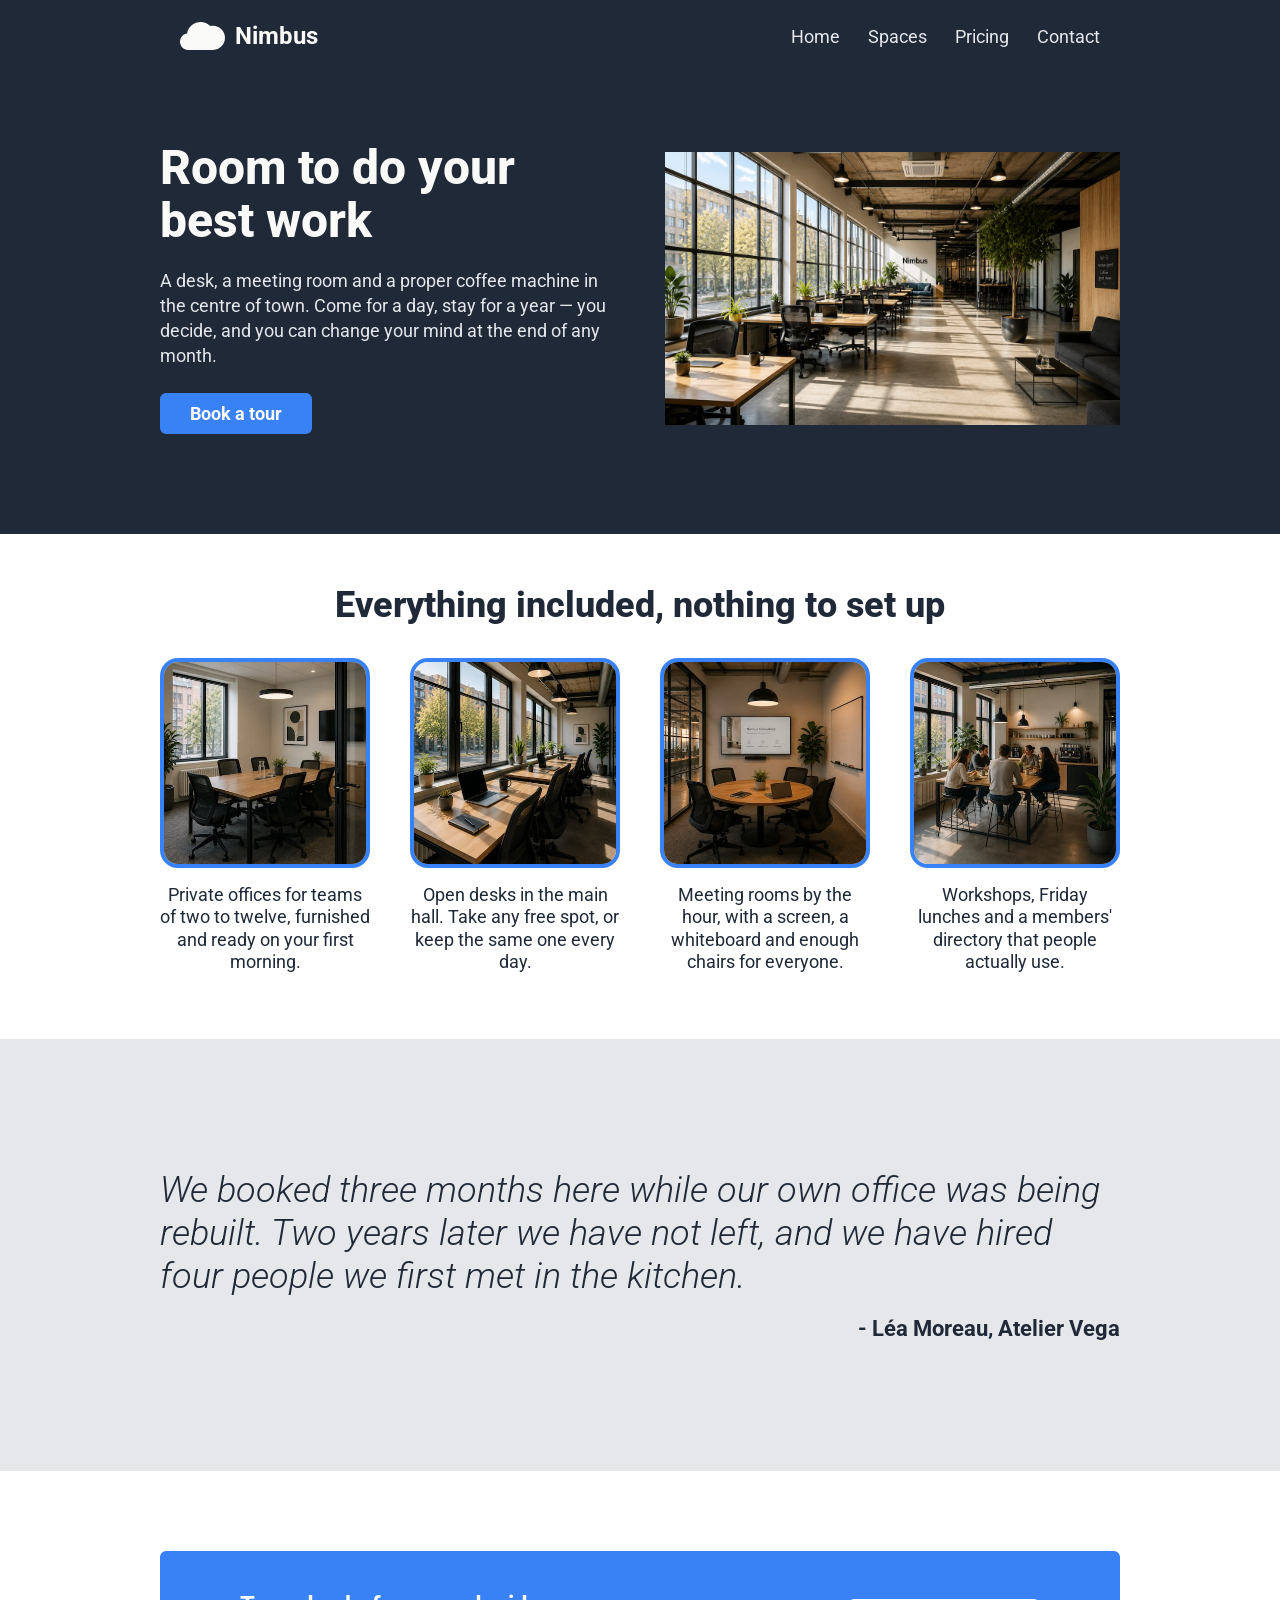
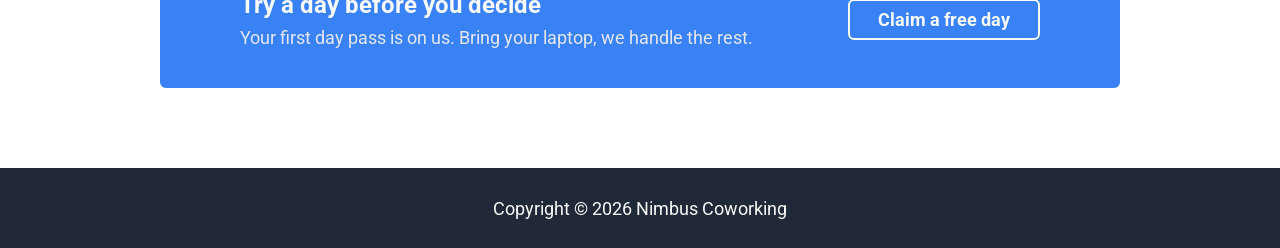
<file: index.html>
<!DOCTYPE html>
<html lang="en">
  <head>
    <meta charset="UTF-8" />
    <meta name="viewport" content="width=device-width, initial-scale=1.0" />
    <title>Nimbus Coworking — Workspaces in the centre of town</title>
    <meta
      name="description"
      content="Private offices, open desks and meeting rooms in the centre of town. Book by the day or by the year."
    />

    <link rel="stylesheet" href="assets/css/main.css" />
    <link rel="stylesheet" href="assets/css/pages/home.css" />
  </head>

  <body>
    <!-- Site header: logo and main navigation -->
    <header class="site-header">
      <div class="site-header__inner">
        <a class="site-header__logo" href="index.html">
          <img
            class="site-header__logo-mark"
            src="assets/images/logo-cloud.svg"
            alt=""
          />
          <span class="site-header__logo-text">Nimbus</span>
        </a>

        <!-- Burger button, shown on small screens -->
        <input class="nav-toggle" type="checkbox" id="nav-toggle" />
        <label class="nav-toggle__label" for="nav-toggle" aria-label="Menu">
          <span class="nav-toggle__bar"></span>
          <span class="nav-toggle__bar"></span>
          <span class="nav-toggle__bar"></span>
        </label>

        <nav class="site-nav" aria-label="Main">
          <ul class="site-nav__list">
            <li><a class="site-nav__link" href="index.html">Home</a></li>
            <li><a class="site-nav__link" href="spaces.html">Spaces</a></li>
            <li><a class="site-nav__link" href="pricing.html">Pricing</a></li>
            <li><a class="site-nav__link" href="contact.html">Contact</a></li>
          </ul>
        </nav>
      </div>
    </header>

    <main id="main">
      <!-- Hero: main message and call to action -->
      <section class="hero">
        <div class="hero__inner">
          <div class="hero__content">
            <h1 class="hero__title">Room to do your best work</h1>
            <p class="hero__subtitle">
              A desk, a meeting room and a proper coffee machine in the centre
              of town. Come for a day, stay for a year — you decide, and you can
              change your mind at the end of any month.
            </p>
            <a class="btn" href="contact.html">Book a tour</a>
          </div>

          <!-- Wide shot on desktop, closer shot on mobile -->
          <picture class="hero__media">
            <source
              media="(max-width: 375px)"
              srcset="assets/images/hero-mobile.jpg"
            />
            <img
              src="assets/images/hero-desktop.jpg"
              alt="The main hall at Nimbus, with desks along a row of tall windows"
            />
          </picture>
        </div>
      </section>

      <!-- What Nimbus offers: four services -->
      <section class="services" id="services">
        <div class="services__inner">
          <h2 class="services__title">
            Everything included, nothing to set up
          </h2>

          <ul class="services__list">
            <li class="card">
              <!-- Two sizes, the browser loads the lighter one when it fits -->
              <img
                class="card__image"
                src="assets/images/offices-400.jpg"
                srcset="
                  assets/images/offices-400.jpg 400w,
                  assets/images/offices-800.jpg 800w
                "
                sizes="225px"
                alt="A private office with a table for six people"
              />
              <p class="card__text">
                Private offices for teams of two to twelve, furnished and ready
                on your first morning.
              </p>
            </li>

            <li class="card">
              <img
                class="card__image"
                src="assets/images/desks-400.jpg"
                srcset="
                  assets/images/desks-400.jpg 400w,
                  assets/images/desks-800.jpg 800w
                "
                sizes="225px"
                alt="Open desks facing a window in the main hall"
              />
              <p class="card__text">
                Open desks in the main hall. Take any free spot, or keep the
                same one every day.
              </p>
            </li>

            <li class="card">
              <img
                class="card__image"
                src="assets/images/meeting-400.jpg"
                srcset="
                  assets/images/meeting-400.jpg 400w,
                  assets/images/meeting-800.jpg 800w
                "
                sizes="225px"
                alt="A meeting room with a screen and a whiteboard"
              />
              <p class="card__text">
                Meeting rooms by the hour, with a screen, a whiteboard and
                enough chairs for everyone.
              </p>
            </li>

            <li class="card">
              <img
                class="card__image"
                src="assets/images/community-400.jpg"
                srcset="
                  assets/images/community-400.jpg 400w,
                  assets/images/community-800.jpg 800w
                "
                sizes="225px"
                alt="Members having lunch together in the Nimbus kitchen"
              />
              <p class="card__text">
                Workshops, Friday lunches and a members' directory that people
                actually use.
              </p>
            </li>
          </ul>
        </div>
      </section>

      <!-- Member testimonial -->
      <section class="quote" id="members">
        <div class="quote__inner">
          <figure class="quote__figure">
            <blockquote class="quote__text">
              We booked three months here while our own office was being
              rebuilt. Two years later we have not left, and we have hired four
              people we first met in the kitchen.
            </blockquote>
            <figcaption class="quote__author">
              - Léa Moreau, Atelier Vega
            </figcaption>
          </figure>
        </div>
      </section>

      <!-- Free day pass offer -->
      <section class="cta" id="join">
        <div class="cta__inner">
          <div class="cta__card">
            <div class="cta__content">
              <h2 class="cta__title">Try a day before you decide</h2>
              <p class="cta__text">
                Your first day pass is on us. Bring your laptop, we handle the
                rest.
              </p>
            </div>
            <a class="btn btn--outline" href="contact.html">Claim a free day</a>
          </div>
        </div>
      </section>
    </main>

    <footer class="site-footer">
      <p class="site-footer__text">Copyright © 2026 Nimbus Coworking</p>
    </footer>
  </body>
</html>
</file>
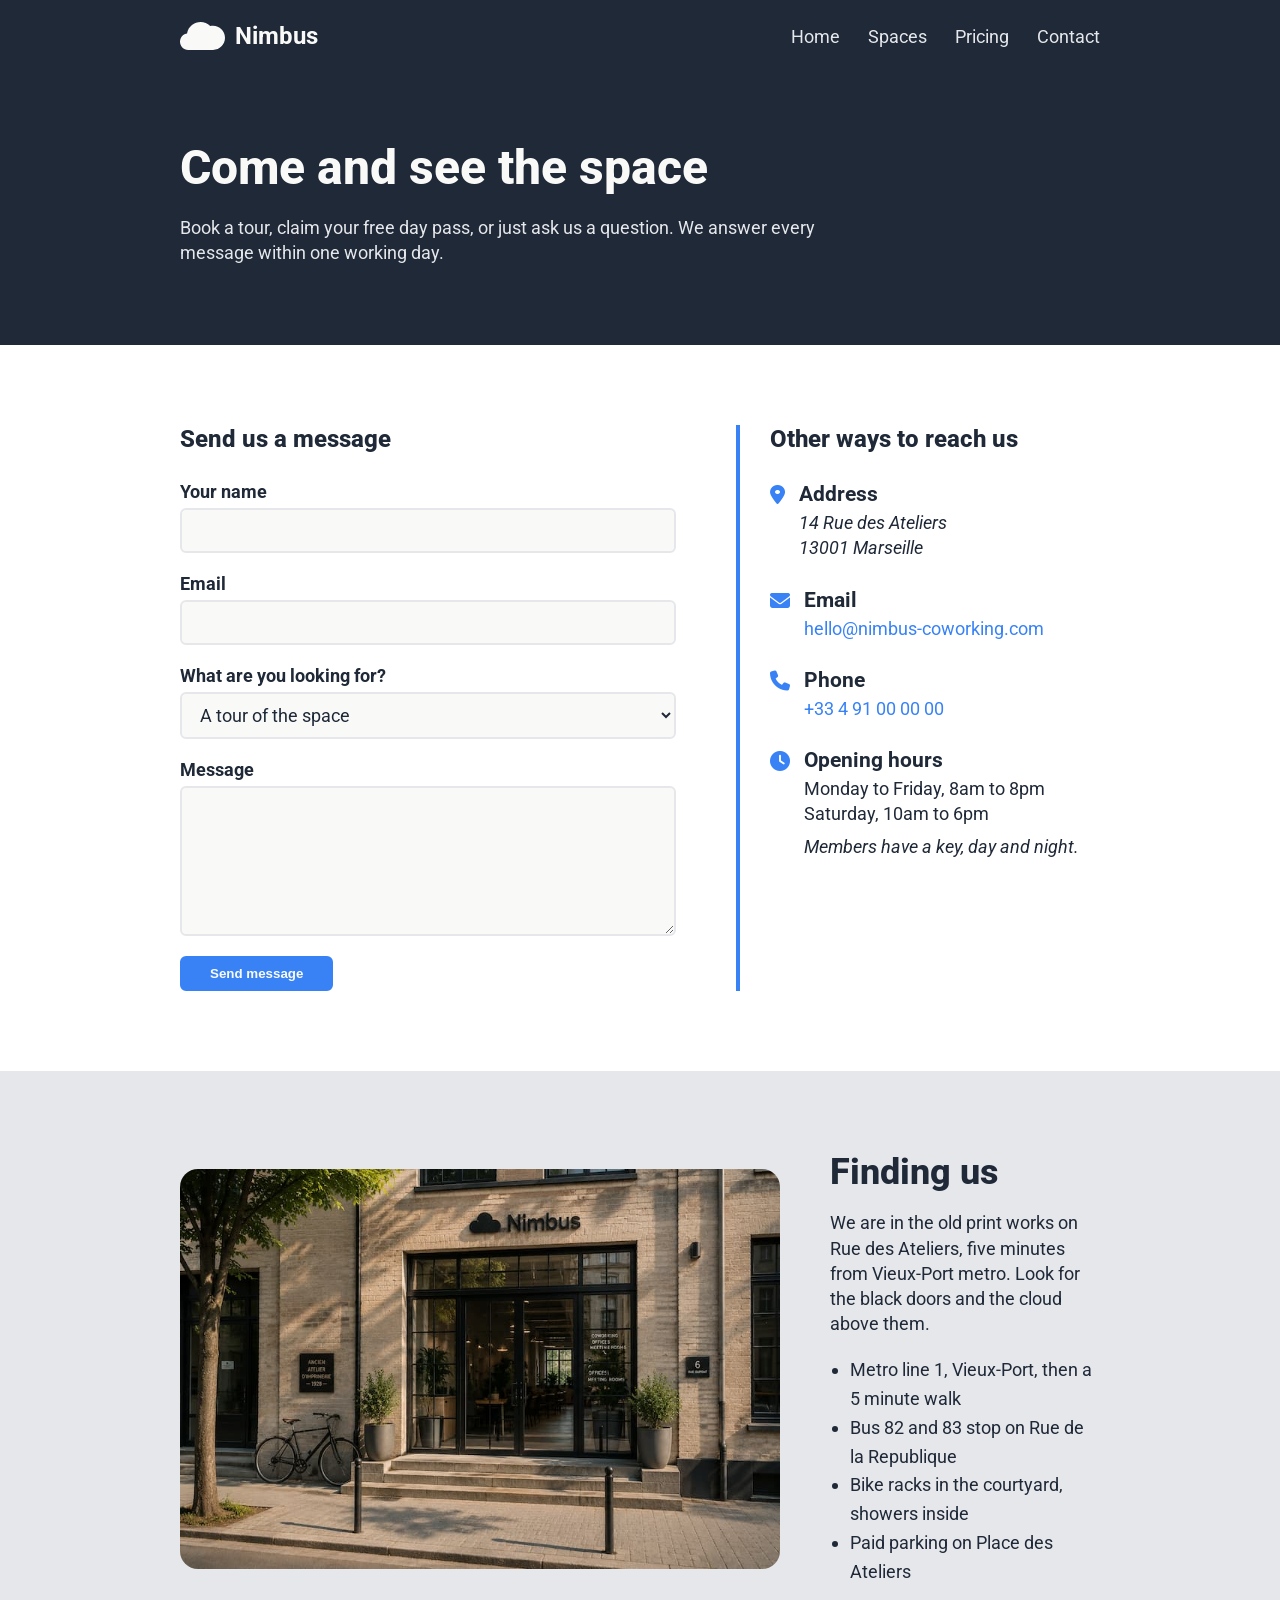
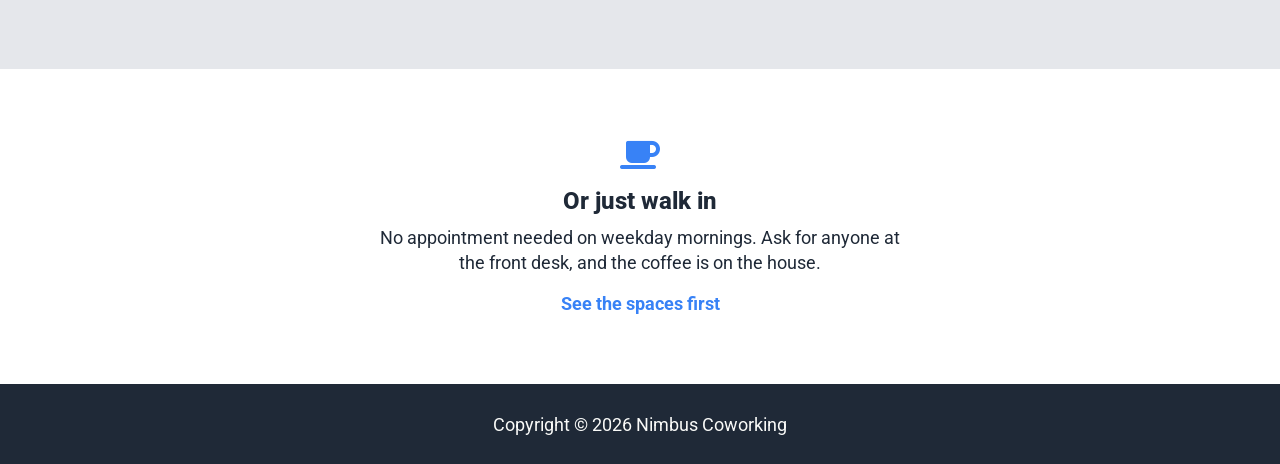
<file: contact.html>
<!DOCTYPE html>
<html lang="en">
  <head>
    <meta charset="UTF-8" />
    <meta name="viewport" content="width=device-width, initial-scale=1.0" />
    <title>Nimbus Coworking | Contact</title>
    <meta
      name="description"
      content="Book a tour, ask a question or come and see the space. We answer within one working day."
    />

    <link rel="stylesheet" href="assets/css/main.css" />
    <link rel="stylesheet" href="assets/css/pages/contact.css" />

    <!-- Font Awesome, icons only -->
    <link
      rel="stylesheet"
      href="https://cdnjs.cloudflare.com/ajax/libs/font-awesome/6.5.1/css/all.min.css"
    />
  </head>

  <body>
    <!-- Site header: logo and main navigation -->
    <header class="site-header">
      <div class="site-header__inner">
        <a class="site-header__logo" href="index.html">
          <img
            class="site-header__logo-mark"
            src="assets/images/logo-cloud.svg"
            alt=""
          />
          <span class="site-header__logo-text">Nimbus</span>
        </a>

        <!-- Burger button, shown on small screens -->
        <input class="nav-toggle" type="checkbox" id="nav-toggle" />
        <label class="nav-toggle__label" for="nav-toggle" aria-label="Menu">
          <span class="nav-toggle__bar"></span>
          <span class="nav-toggle__bar"></span>
          <span class="nav-toggle__bar"></span>
        </label>

        <nav class="site-nav" aria-label="Main">
          <ul class="site-nav__list">
            <li><a class="site-nav__link" href="index.html">Home</a></li>
            <li><a class="site-nav__link" href="spaces.html">Spaces</a></li>
            <li><a class="site-nav__link" href="pricing.html">Pricing</a></li>
            <li><a class="site-nav__link" href="contact.html">Contact</a></li>
          </ul>
        </nav>
      </div>
    </header>

    <main id="main">
      <!-- Page intro -->
      <header class="page-intro">
        <div class="page-intro__inner">
          <h1 class="page-intro__title">Come and see the space</h1>
          <p class="page-intro__text">
            Book a tour, claim your free day pass, or just ask us a question. We
            answer every message within one working day.
          </p>
        </div>
      </header>

      <!-- Form and contact details side by side -->
      <section class="contact">
        <div class="contact__inner">
          <!-- Contact form -->
          <div class="contact__form-block">
            <h2 class="contact__title">Send us a message</h2>

            <form class="form" action="#" method="post">
              <div class="form__field">
                <label class="form__label" for="name">Your name</label>
                <input
                  class="form__input"
                  type="text"
                  id="name"
                  name="name"
                  autocomplete="name"
                  required
                />
              </div>

              <div class="form__field">
                <label class="form__label" for="email">Email</label>
                <input
                  class="form__input"
                  type="email"
                  id="email"
                  name="email"
                  autocomplete="email"
                  required
                />
              </div>

              <div class="form__field">
                <label class="form__label" for="interest">
                  What are you looking for?
                </label>
                <select class="form__select" id="interest" name="interest">
                  <option value="tour">A tour of the space</option>
                  <option value="day-pass">A free day pass</option>
                  <option value="office">A private office</option>
                  <option value="desk">An open desk</option>
                  <option value="meeting">A meeting room</option>
                  <option value="other">Something else</option>
                </select>
              </div>

              <div class="form__field">
                <label class="form__label" for="message">Message</label>
                <textarea
                  class="form__textarea"
                  id="message"
                  name="message"
                  rows="6"
                  required
                ></textarea>
              </div>

              <button class="btn" type="submit">Send message</button>
            </form>
          </div>

          <!-- Address, hours and direct contacts -->
          <div class="contact__details">
            <h2 class="contact__title">Other ways to reach us</h2>

            <ul class="details__list">
              <li class="details__item">
                <i
                  class="details__icon fa-solid fa-location-dot"
                  aria-hidden="true"
                ></i>
                <address>
                  <h3 class="details__label">Address</h3>
                  <p class="details__value">
                    14 Rue des Ateliers<br />
                    13001 Marseille
                  </p>
                </address>
              </li>

              <li class="details__item">
                <i
                  class="details__icon fa-solid fa-envelope"
                  aria-hidden="true"
                ></i>
                <div>
                  <h3 class="details__label">Email</h3>
                  <p class="details__value">
                    <a
                      class="details__link"
                      href="mailto:hello@nimbus-coworking.com"
                    >
                      hello@nimbus-coworking.com
                    </a>
                  </p>
                </div>
              </li>

              <li class="details__item">
                <i
                  class="details__icon fa-solid fa-phone"
                  aria-hidden="true"
                ></i>
                <div>
                  <h3 class="details__label">Phone</h3>
                  <p class="details__value">
                    <a class="details__link" href="tel:+33491000000">
                      +33 4 91 00 00 00
                    </a>
                  </p>
                </div>
              </li>

              <li class="details__item">
                <i
                  class="details__icon fa-solid fa-clock"
                  aria-hidden="true"
                ></i>
                <div>
                  <h3 class="details__label">Opening hours</h3>
                  <p class="details__value">
                    Monday to Friday, 8am to 8pm<br />
                    Saturday, 10am to 6pm
                  </p>
                  <p class="details__note">
                    Members have a key, day and night.
                  </p>
                </div>
              </li>
            </ul>
          </div>
        </div>
      </section>

      <!-- Directions and photo of the entrance -->
      <section class="finding-us">
        <div class="finding-us__inner">
          <div class="finding-us__content">
            <h2 class="finding-us__title">Finding us</h2>
            <p class="finding-us__text">
              We are in the old print works on Rue des Ateliers, five minutes
              from Vieux-Port metro. Look for the black doors and the cloud
              above them.
            </p>
            <ul class="finding-us__list">
              <li>Metro line 1, Vieux-Port, then a 5 minute walk</li>
              <li>Bus 82 and 83 stop on Rue de la Republique</li>
              <li>Bike racks in the courtyard, showers inside</li>
              <li>Paid parking on Place des Ateliers</li>
            </ul>
          </div>

          <!-- Two sizes, the browser loads the lighter one when it fits -->
          <img
            class="finding-us__image"
            src="assets/images/entrance-800.jpg"
            srcset="
              assets/images/entrance-800.jpg   800w,
              assets/images/entrance-1536.jpg 1536w
            "
            sizes="(max-width: 767px) 100vw, 50vw"
            alt="The black entrance doors of Nimbus on Rue des Ateliers"
          />
        </div>
      </section>

      <!-- Walk-in invitation, closing the page -->
      <section class="walk-in">
        <div class="walk-in__inner">
          <i
            class="walk-in__icon fa-solid fa-mug-saucer"
            aria-hidden="true"
          ></i>
          <h2 class="walk-in__title">Or just walk in</h2>
          <p class="walk-in__text">
            No appointment needed on weekday mornings. Ask for anyone at the
            front desk, and the coffee is on the house.
          </p>
          <a class="walk-in__link" href="spaces.html"> See the spaces first </a>
        </div>
      </section>
    </main>

    <footer class="site-footer">
      <p class="site-footer__text">Copyright © 2026 Nimbus Coworking</p>
    </footer>
  </body>
</html>
</file>
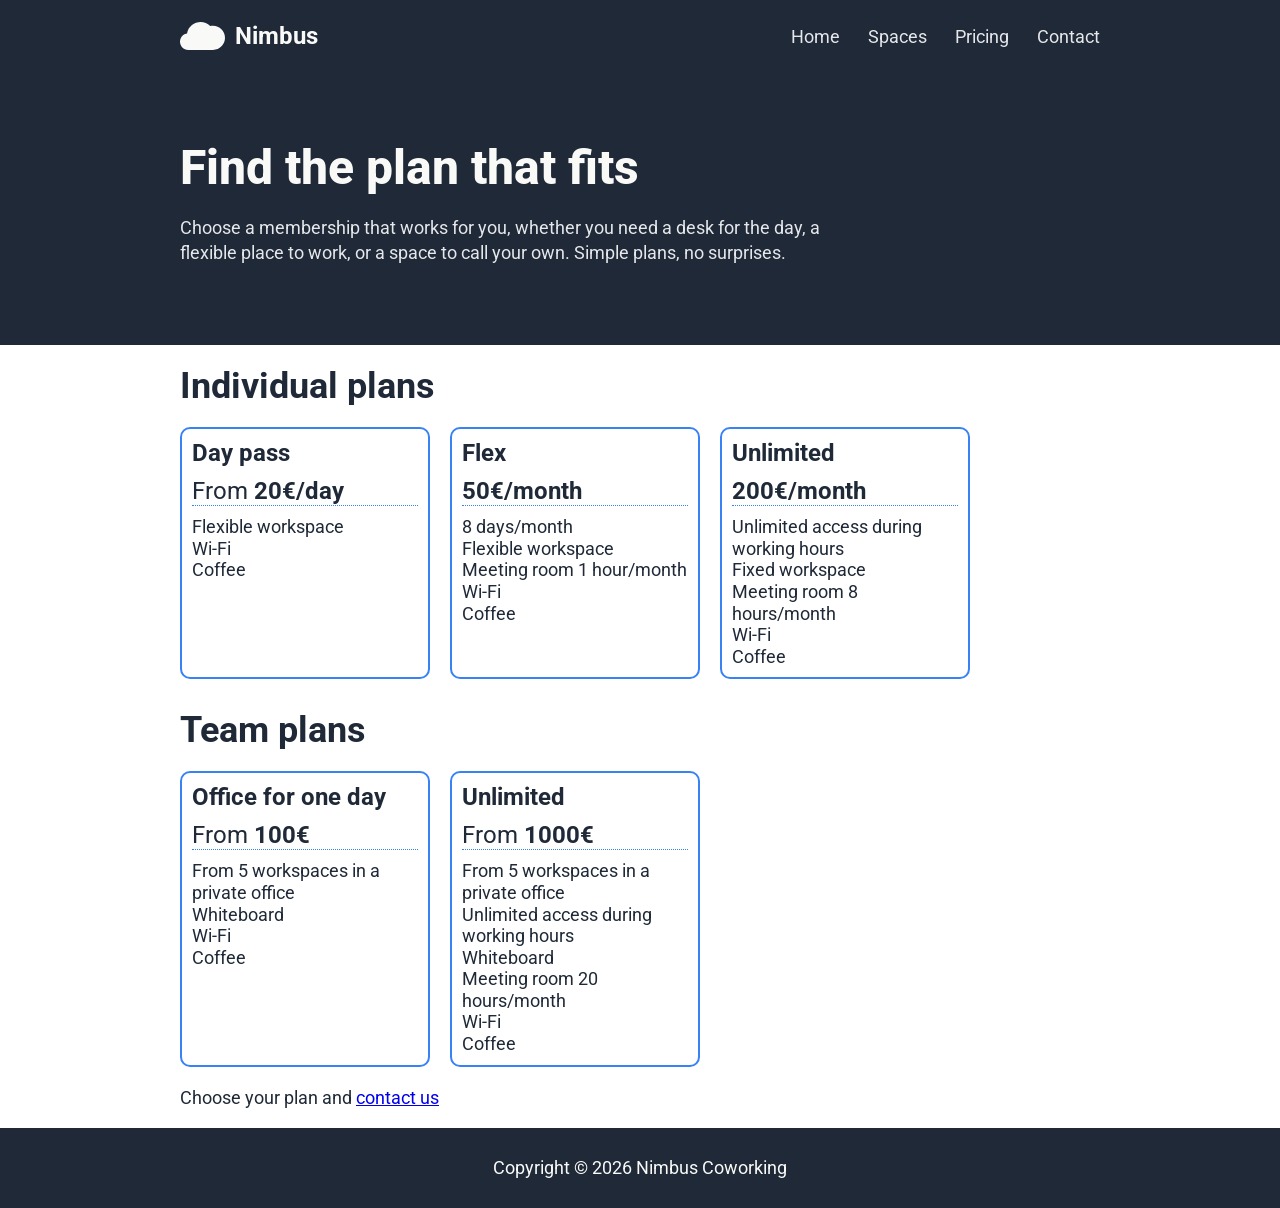
<file: pricing.html>
<!DOCTYPE html>
<html lang="en">
  <head>
    <meta charset="UTF-8" />
    <meta name="viewport" content="width=device-width, initial-scale=1.0" />
    <meta
      name="description"
      content="Private offices, open desks and meeting rooms in the centre of town. Book by the day or by the year."
    />
    <link rel="stylesheet" href="assets/css/main.css" />
    <link rel="stylesheet" href="assets/css/pages/pricing.css" />
    <title>Nimbus Coworking | Prices</title>
  </head>
  <body>
    <header class="site-header">
      <div class="site-header__inner">
        <a class="site-header__logo" href="index.html">
          <img
            class="site-header__logo-mark"
            src="assets/images/logo-cloud.svg"
            alt=""
          />
          <span class="site-header__logo-text">Nimbus</span>
        </a>

        <!-- Burger button, shown on small screens -->
        <input class="nav-toggle" type="checkbox" id="nav-toggle" />
        <label class="nav-toggle__label" for="nav-toggle" aria-label="Menu">
          <span class="nav-toggle__bar"></span>
          <span class="nav-toggle__bar"></span>
          <span class="nav-toggle__bar"></span>
        </label>

        <nav class="site-nav" aria-label="Main">
          <ul class="site-nav__list">
            <li><a class="site-nav__link" href="index.html">Home</a></li>
            <li><a class="site-nav__link" href="spaces.html">Spaces</a></li>
            <li><a class="site-nav__link" href="pricing.html">Pricing</a></li>
            <li><a class="site-nav__link" href="contact.html">Contact</a></li>
          </ul>
        </nav>
      </div>
    </header>
    <main id="main">
      <!-- Page intro -->
      <header class="page-intro">
        <div class="page-intro__inner">
          <h1 class="page-intro__title">Find the plan that fits</h1>
          <p class="page-intro__text">
            Choose a membership that works for you, whether you need a desk for
            the day, a flexible place to work, or a space to call your own.
            Simple plans, no surprises.
          </p>
        </div>
      </header>

      <section class="plans">
        <h2 class="plans__auditory">Individual plans</h2>
        <div class="plans__wrapper">
          <article class="plan">
            <h3 class="plan__title">Day pass</h3>
            <p class="plan__price">From <strong>20€/day</strong></p>
            <ul class="plan__benefits">
              <li>Flexible workspace</li>
              <li>Wi-Fi</li>
              <li>Coffee</li>
            </ul>
          </article>
          <article class="plan">
            <h3 class="plan__title">Flex</h3>
            <p class="plan__price"><strong>50€/month</strong></p>
            <ul class="plan__benefits">
              <li>8 days/month</li>
              <li>Flexible workspace</li>
              <li>Meeting room 1 hour/month</li>
              <li>Wi-Fi</li>
              <li>Coffee</li>
            </ul>
          </article>
          <article class="plan">
            <h3 class="plan__title">Unlimited</h3>
            <p class="plan__price"><strong>200€/month</strong></p>
            <ul class="plan__benefits">
              <li>Unlimited access during working hours</li>
              <li>Fixed workspace</li>
              <li>Meeting room 8 hours/month</li>
              <li>Wi-Fi</li>
              <li>Coffee</li>
            </ul>
          </article>
        </div>
      </section>
      <section class="plans">
        <h2 class="plans__auditory">Team plans</h2>
        <div class="plans__wrapper">
          <article class="plan">
            <h3 class="plan__title">Office for one day</h3>
            <p class="plan__price">From <strong>100€</strong></p>
            <ul class="plan__benefits">
              <li>From 5 workspaces in a private office</li>
              <li>Whiteboard</li>
              <li>Wi-Fi</li>
              <li>Coffee</li>
            </ul>
          </article>
          <article class="plan">
            <h3 class="plan__title">Unlimited</h3>
            <p class="plan__price">From <strong>1000€</strong></p>
            <ul class="plan__benefits">
              <li>From 5 workspaces in a private office</li>
              <li>Unlimited access during working hours</li>
              <li>Whiteboard</li>
              <li>Meeting room 20 hours/month</li>
              <li>Wi-Fi</li>
              <li>Coffee</li>
            </ul>
          </article>
        </div>
      </section>
      <p class="pricing__cta">
        Choose your plan and <a href="contact.html">contact us</a>
      </p>
    </main>
    <footer class="site-footer">
      <p class="site-footer__text">Copyright © 2026 Nimbus Coworking</p>
    </footer>
  </body>
</html>
</file>
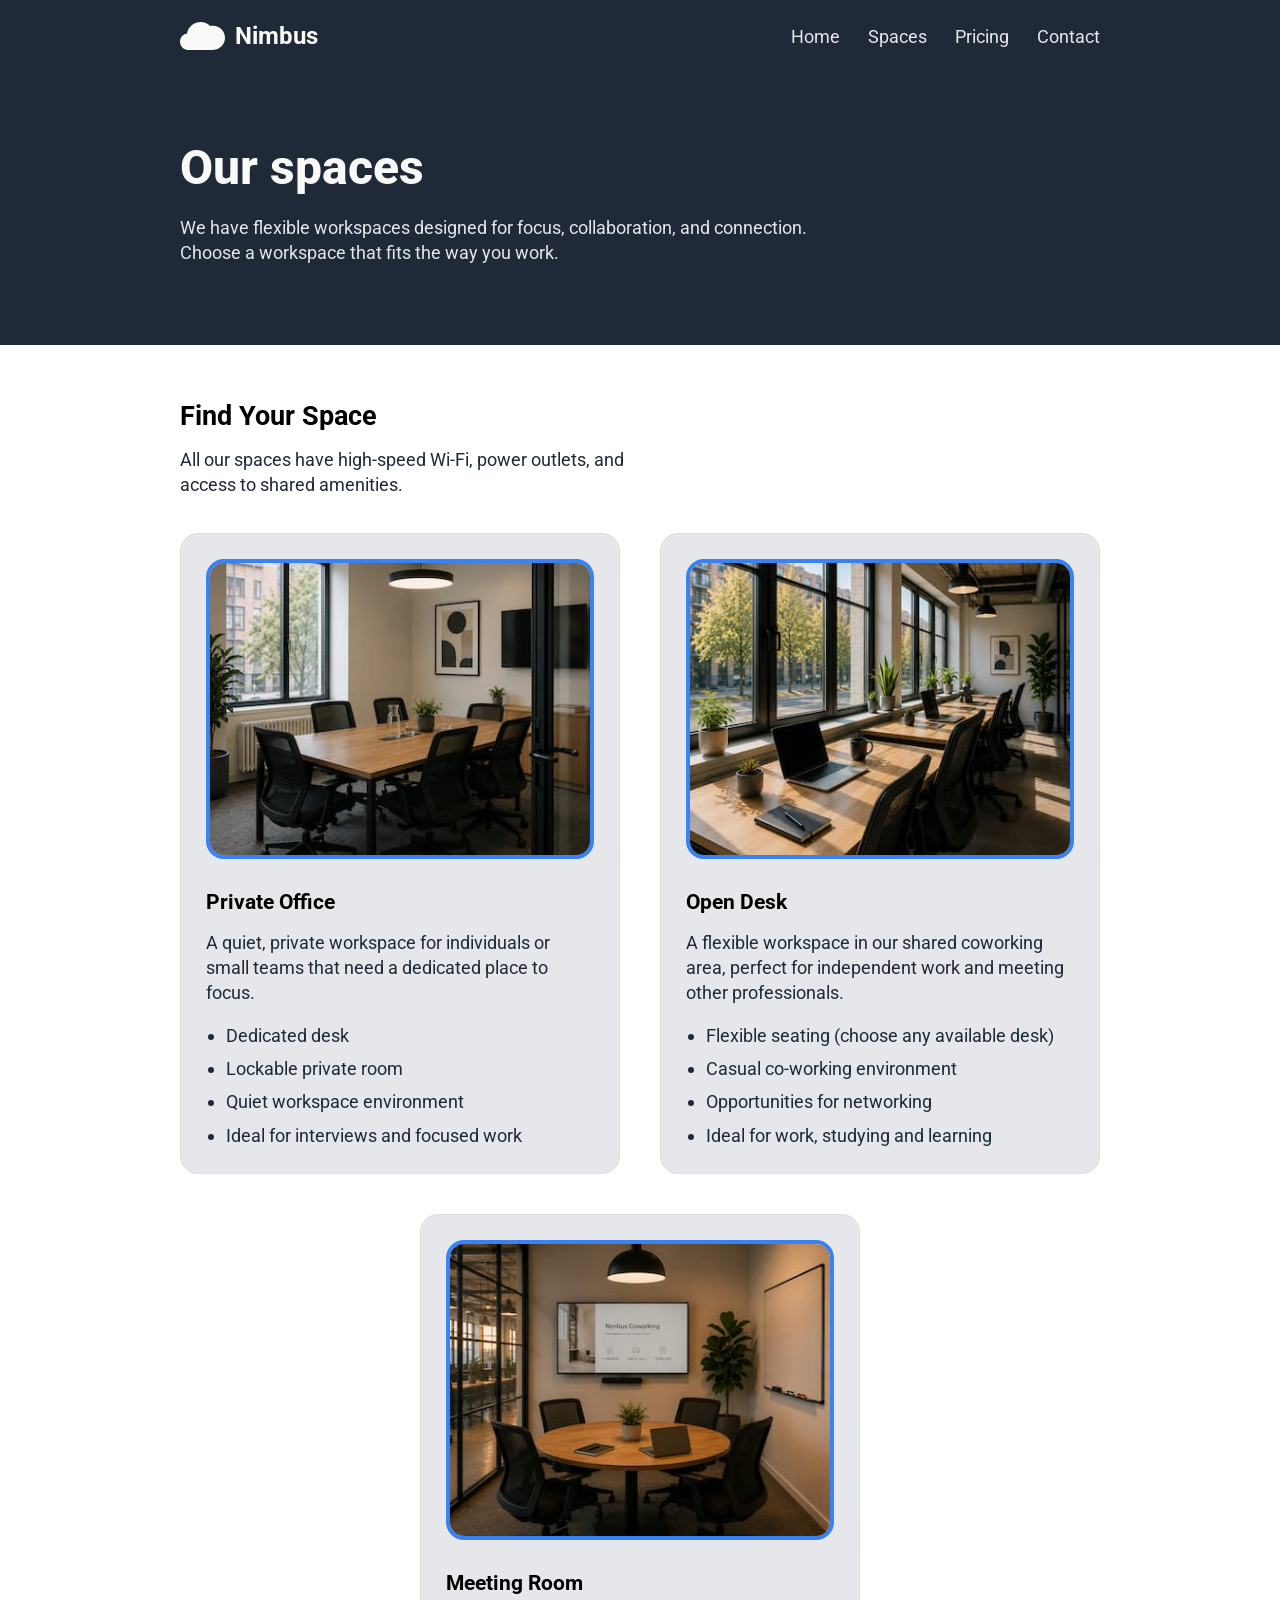
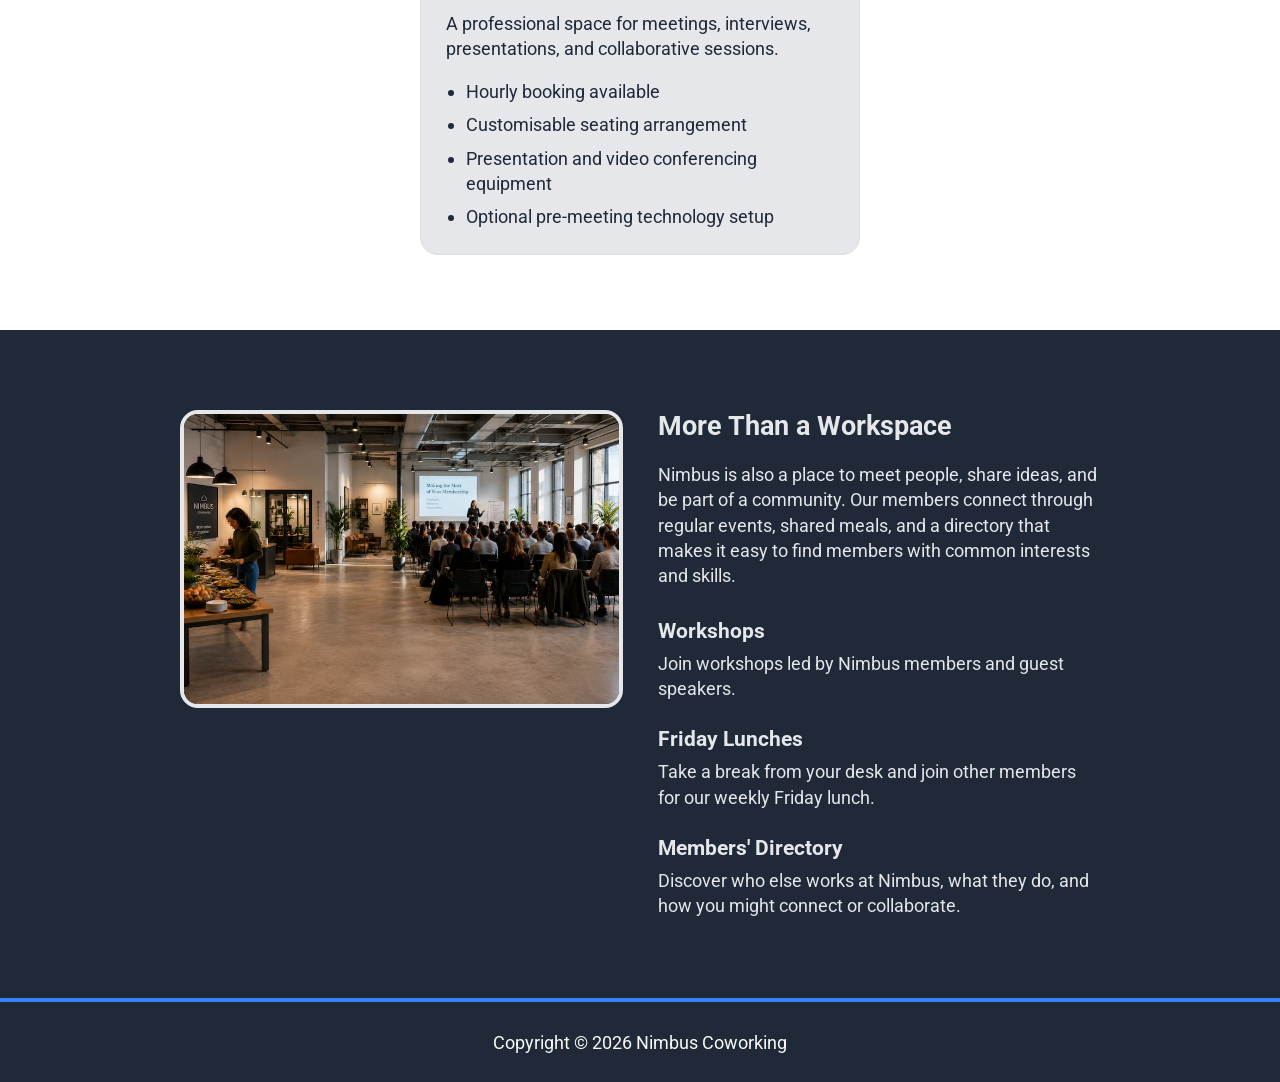
<file: spaces.html>
<!DOCTYPE html>
<html lang="en">
  <head>
    <meta charset="UTF-8" />
    <meta name="viewport" content="width=device-width, initial-scale=1.0" />
    <meta
      name="description"
      content="Private offices, open desks and meeting rooms in the centre of town. Book by the day or by the year."
    />
    <title>Nimbus Coworking | Spaces</title>
    <meta
      name="description"
      content="Private offices, open desks and meeting rooms in the centre of town.
          Book by the day or by the year."
    />

    <link rel="stylesheet" href="assets/css/main.css" />
    <link rel="stylesheet" href="assets/css/pages/spaces.css" />
  </head>

  <body>
    <header class="site-header">
      <div class="site-header__inner">
        <a class="site-header__logo" href="index.html">
          <img
            class="site-header__logo-mark"
            src="assets/images/logo-cloud.svg"
            alt=""
          />
          <span class="site-header__logo-text">Nimbus</span>
        </a>

        <!-- Burger button, shown on small screens -->
        <input class="nav-toggle" type="checkbox" id="nav-toggle" />
        <label class="nav-toggle__label" for="nav-toggle" aria-label="Menu">
          <span class="nav-toggle__bar"></span>
          <span class="nav-toggle__bar"></span>
          <span class="nav-toggle__bar"></span>
        </label>

        <nav class="site-nav" aria-label="Main">
          <ul class="site-nav__list">
            <li><a class="site-nav__link" href="index.html">Home</a></li>
            <li><a class="site-nav__link" href="spaces.html">Spaces</a></li>
            <li><a class="site-nav__link" href="pricing.html">Pricing</a></li>
            <li><a class="site-nav__link" href="contact.html">Contact</a></li>
          </ul>
        </nav>
      </div>
    </header>

    <main id="main">
      <!-- Page intro -->
      <header class="page-intro">
        <div class="page-intro__inner">
          <h1 class="page-intro__title">Our spaces</h1>
          <p class="page-intro__text">
            We have flexible workspaces designed for focus, collaboration, and
            connection. Choose a workspace that fits the way you work.
          </p>
        </div>
      </header>

      <section class="spaces-list">
        <div class="spaces-list__inner">
          <div class="spaces-list__header">
            <h2 class="spaces-list__title">Find Your Space</h2>
            <p class="spaces-list__intro">
              All our spaces have high-speed Wi-Fi, power outlets, and access to
              shared amenities.
            </p>
          </div>

          <div class="spaces-list__items">
            <article class="space-card">
              <img
                class="space-card__image"
                src="assets/images/offices-400.jpg"
                srcset="
                  assets/images/offices-400.jpg 400w,
                  assets/images/offices-800.jpg 800w
                "
                sizes="(min-width: 1200px) 280px,
                        (min-width: 768px) 30vw,
                        100vw"
                alt="A private office with a desk and chair"
              />

              <h3 class="space-card__title">Private Office</h3>

              <p class="space-card__text">
                A quiet, private workspace for individuals or small teams that
                need a dedicated place to focus.
              </p>

              <ul class="space-card__features">
                <li>Dedicated desk</li>
                <li>Lockable private room</li>
                <li>Quiet workspace environment</li>
                <li>Ideal for interviews and focused work</li>
              </ul>
            </article>

            <article class="space-card">
              <img
                class="space-card__image"
                src="assets/images/desks-400.jpg"
                srcset="
                  assets/images/desks-400.jpg 400w,
                  assets/images/desks-800.jpg 800w
                "
                sizes="(min-width: 1200px) 280px,
                        (min-width: 768px) 30vw,
                        100vw"
                alt="Open coworking area with shared desks"
              />

              <h3 class="space-card__title">Open Desk</h3>

              <p class="space-card__text">
                A flexible workspace in our shared coworking area, perfect for
                independent work and meeting other professionals.
              </p>

              <ul class="space-card__features">
                <li>Flexible seating (choose any available desk)</li>
                <li>Casual co-working environment</li>
                <li>Opportunities for networking</li>
                <li>Ideal for work, studying and learning</li>
              </ul>
            </article>

            <article class="space-card">
              <img
                class="space-card__image"
                src="assets/images/meeting-400.jpg"
                srcset="
                  assets/images/meeting-400.jpg 400w,
                  assets/images/meeting-800.jpg 800w
                "
                sizes="(min-width: 1200px) 280px,
                        (min-width: 768px) 30vw,
                        100vw"
                alt="A meeting room with a table and chairs"
              />

              <h3 class="space-card__title">Meeting Room</h3>

              <p class="space-card__text">
                A professional space for meetings, interviews, presentations,
                and collaborative sessions.
              </p>

              <ul class="space-card__features">
                <li>Hourly booking available</li>
                <li>Customisable seating arrangement</li>
                <li>Presentation and video conferencing equipment</li>
                <li>Optional pre-meeting technology setup</li>
              </ul>
            </article>
          </div>
        </div>
      </section>

      <section class="community">
        <div class="community__inner">
          <div class="community__media">
            <img
              class="community__image"
              src="assets/images/spaces-community-400.jpg"
              srcset="
                assets/images/spaces-community-400.jpg   400w,
                assets/images/spaces-community-800.jpg   800w,
                assets/images/spaces-community-1200.jpg 1200w
              "
              sizes="(min-width: 1200px) 480px,
                  (min-width: 768px) 50vw,
                  100vw"
              alt="Nimbus members serving themselves from a buffet while people attend a workshop in the background"
            />
          </div>

          <div class="community__content">
            <h2 class="community__title">More Than a Workspace</h2>
            <p class="community__text">
              Nimbus is also a place to meet people, share ideas, and be part of
              a community. Our members connect through regular events, shared
              meals, and a directory that makes it easy to find members with
              common interests and skills.
            </p>

            <article class="community__item">
              <h3 class="community__item-title">Workshops</h3>
              <p class="community__item-text">
                Join workshops led by Nimbus members and guest speakers.
              </p>
            </article>

            <article class="community__item">
              <h3 class="community__item-title">Friday Lunches</h3>
              <p class="community__item-text">
                Take a break from your desk and join other members for our
                weekly Friday lunch.
              </p>
            </article>

            <article class="community__item">
              <h3 class="community__item-title">Members' Directory</h3>
              <p class="community__item-text">
                Discover who else works at Nimbus, what they do, and how you
                might connect or collaborate.
              </p>
            </article>
          </div>
        </div>
      </section>
    </main>

    <footer class="site-footer">
      <p class="site-footer__text">Copyright © 2026 Nimbus Coworking</p>
    </footer>
  </body>
</html>
</file>
<file: assets/css/main.css>
@font-face {
  font-family: "Roboto";
  src: url(../fonts/Roboto-Regular.ttf);
  font-weight: 400;
  font-style: normal;
}

@font-face {
  font-family: "Roboto";
  src: url(../fonts/Roboto-Bold.ttf);
  font-weight: 700;
  font-style: normal;
}

@font-face {
  font-family: "Roboto";
  src: url(../fonts/Roboto-ExtraBold.ttf);
  font-weight: 800;
  font-style: normal;
}

@font-face {
  font-family: "Roboto";
  src: url(../fonts/Roboto-Italic.ttf);
  font-weight: 400;
  font-style: italic;
}

@font-face {
  font-family: "Roboto";
  src: url(../fonts/Roboto-LightItalic.ttf);
  font-weight: 300;
  font-style: italic;
}

/* VARIABLES */

:root {
  /* color for header, hero and footer background, information header text, quote text and author text */
  --color-dark: #1f2937;
  /* color for header logo text, header main text, button text, sign up main text, sign up button border */
  --color-light: #f9faf8;
  /* color for header secondary text, header links text, information item text, footer text, sign up secondary text */
  --color-secondary: #e5e7eb;
  /* color for button background, information item image border, sign up background */
  --color-accent: #3882f6;
  /* font weight for header main text and information header text */
  --font-extra-bold: 800;
  /* font weight for quote text */
  --font-light: 300;
  /* font size for hero main text */
  --font-size-main: 48px;
  /* font size for information header text and quote text */
  --font-size-large: 36px;
  /* font size for logo text */
  --font-size-medium: 24px;
  /* font size for hero secondary and header link text */
  --font-size-small: 18px;
  /* font size for header logo text */
  --font-size-logo: 24px;
}

/* RESETS */

* {
  padding: 0;
  margin: 0;
  box-sizing: border-box;
}

/* BASE TEXT STYLES */

body {
  font-size: var(--font-size-small);
  font-family: "Roboto", sans-serif;
  min-height: 100vh;
}

main {
  padding-top: 72px; /* top padding to accommodate the header  */
}

/* GLOBAL TEXT STYLES - add classes with the same styles here */

/* hero text style */
.hero__title,
.page-intro__title {
  font-size: var(--font-size-main);
  font-weight: var(--font-extra-bold);
  line-height: 1.1;
}

/* header text style */
.services__title {
  color: var(--color-dark);
  font-size: var(--font-size-large);
  font-weight: var(--font-extra-bold);
  text-align: center;
  line-height: 1.2;
}

/* COMPONENT STYLES */

/* buttons */
.btn {
  display: inline-block;
  padding: 8px 28px;

  background-color: var(--color-accent);
  border: 2px solid var(--color-accent);
  border-radius: 6px;

  color: var(--color-light);
  font-weight: 700;
  text-decoration: none;
  min-width: fit-content;

  transition: all linear 0.15s;
}

.btn:hover,
.btn:focus-visible {
  background-color: var(--color-light);
  border-color: var(--color-light);
  color: var(--color-accent);
}

.btn--outline {
  background-color: transparent;
  border-color: var(--color-light);
  color: var(--color-light);
}

.btn--outline:hover,
.btn--outline:focus-visible {
  background-color: var(--color-light);
  color: var(--color-accent);
}

/* header */
.site-header {
  position: fixed;
  top: 0;
  left: 0;
  width: 100%;
  z-index: 1000;

  background-color: var(--color-dark);
}

.site-header__inner {
  max-width: 960px;
  margin: 0 auto;
  padding: 22px 20px;

  display: flex;
  align-items: center;
  justify-content: space-between;
}

.site-header__logo {
  display: flex;
  align-items: center;
  gap: 10px;

  text-decoration: none;
}

.site-header__logo-mark {
  display: block;
  height: 28px;
  width: auto;
}

/* Header Logo Text: 24px #F9FAF8 */
.site-header__logo-text {
  color: var(--color-light);
  font-size: var(--font-size-logo);
  font-weight: 700;
  line-height: 1;
}

.site-nav__list {
  display: flex;
  gap: 28px;
  list-style: none;
}

.site-nav__link {
  color: var(--color-secondary);
  text-decoration: none;
}

.site-nav__link:hover,
.site-nav__link:focus-visible {
  color: var(--color-light);
}

.nav-toggle {
  /* for burger menu */
  display: none;
}

.nav-toggle__label {
  /* for burger menu */
  display: none;
}

@media (max-width: 600px) {
  /* CSS-only navigation */

  .nav-toggle__label {
    width: 30px;
    height: 24px;

    display: flex;
    flex-direction: column;
    justify-content: space-between;

    cursor: pointer;
  }

  .nav-toggle__bar {
    display: block;
    width: 100%;
    height: 2px;

    background-color: var(--color-secondary);
    border-radius: 2px;
  }

  .site-nav {
    display: none;
  }

  .site-nav__list {
    flex-direction: column;
    gap: 0;
    padding: 10px 0 15px;
    width: 100%;
  }

  .site-nav__link {
    display: block;
    padding: 12px 0;
  }

  .nav-toggle:checked ~ .site-nav {
    display: block;
    position: absolute;
    top: 100%;
    left: 0;
    right: 0;

    background-color: var(--color-dark);
    border-top: 1px solid var(--color-secondary);
    padding-left: 20px;
  }

  .site-header__inner {
    flex-wrap: wrap;
  }
}

/* footer */
.site-footer {
  background-color: var(--color-dark);
  color: var(--color-light);
  text-align: center;

  height: 80px;
  padding: 0px 20px;
  display: flex;
  align-items: center;
  justify-content: center;
}

/* page intro - dark banner at the top of secondary pages */
.page-intro {
  background-color: var(--color-dark);
  color: var(--color-light);
}

.page-intro__inner {
  max-width: 960px;
  margin: 0 auto;
  padding: 70px 20px 80px;
}

.page-intro__title {
  padding-bottom: 20px;
}

.page-intro__text {
  max-width: 640px;

  color: var(--color-secondary);
  line-height: 1.4;
}

@media (max-width: 767px) {
  .page-intro__title {
    font-size: var(--font-size-main);
  }

  .page-intro__inner {
    padding-bottom: 45px;
  }
}

@media (max-width: 375px) {
  .page-intro__title {
    font-size: var(--font-size-large);
  }
}
</file>
<file: assets/css/pages/home.css>
/* HERO */

.hero {
  padding: 0 20px;

  background-color: var(--color-dark);
  color: var(--color-light);
}

.hero__inner {
  max-width: 960px;
  margin: 0 auto;
  padding: 35px 0 50px;
  display: flex;
  flex-direction: column;
  align-items: center;
  gap: 50px;
}

.hero__content {
  width: 100%;
}

.hero__title {
  margin-bottom: 20px;
}

.hero__subtitle {
  margin-bottom: 25px;
  color: var(--color-secondary);
  line-height: 1.4;
}

.hero__media {
  width: 100%;
}

.hero__media img {
  display: block;
  width: 100%;
}

@media (min-width: 768px) {
  .hero__inner {
    padding: 70px 0 100px;
    flex-direction: row;
  }

  .hero__content,
  .hero__media {
    flex: 1;
  }
}

/* SERVICES */

.services {
  padding: 0 20px;
}

.services__inner {
  max-width: 960px;
  margin: 0 auto;
  padding: 30px 0 65px;
}

.services__title {
  margin-bottom: 30px;
}

.services__list {
  display: flex;
  flex-wrap: wrap;
  justify-content: center;
  gap: 40px;
  list-style: none;
}

.card {
  flex: 0 1 225px;
}

.card__image {
  display: block;
  width: 100%;
  border: 4px solid var(--color-accent);
  border-radius: 18px;
}

.card__text {
  margin-top: 16px;
  color: var(--color-dark);
  text-align: center;
  line-height: 1.25;
}

@media (min-width: 768px) {
  .services__inner {
    padding: 50px 0 65px;
  }

  .services__list {
    flex-wrap: nowrap;
    align-items: flex-start;
  }
}

/* QUOTE */

.quote {
  padding: 0 20px;

  background-color: var(--color-secondary);
}

.quote__inner {
  max-width: 960px;
  margin: 0 auto;
  padding: 65px 0;
}

.quote__text {
  color: var(--color-dark);
  font-size: 28px;
  font-weight: var(--font-light);
  font-style: italic;
  line-height: 1.2;
}

.quote__author {
  margin-top: 18px;
  color: var(--color-dark);
  font-size: 22px;
  font-weight: 700;
  text-align: right;
}

@media (min-width: 768px) {
  .quote__inner {
    padding: 100px 0;
  }

  .quote__text {
    font-size: var(--font-size-large);
  }
}

@media (min-width: 1200px) {
  .quote__inner {
    padding: 130px 0;
  }
}

/* CALL TO ACTION */
.cta {
  padding: 0 20px;
}

.cta__inner {
  max-width: 960px;
  margin: 0 auto;
  padding: 50px 0;
}

.cta__card {
  padding: 30px 25px;

  display: flex;
  flex-direction: column;
  align-items: center;
  gap: 30px;

  background-color: var(--color-accent);
  border-radius: 6px;
}

.cta__content {
  color: var(--color-light);
}

.cta__title {
  margin-bottom: 8px;

  font-size: 24px;
  font-weight: 700;
}

.cta__text {
  color: var(--color-secondary);
}

@media (min-width: 768px) {
  .cta__inner {
    padding: 80px 0;
  }

  .cta__card {
    padding: 40px 80px;

    flex-direction: row;
    justify-content: space-between;
    gap: 40px;
  }
}
</file>
<file: assets/css/pages/contact.css>
/* CONTACT: form on the left, details on the right */

.contact__inner {
  max-width: 960px;
  margin: 0 auto;
  padding: 80px 20px;

  display: flex;
  justify-content: space-between;
  gap: 60px;
}

.contact__form-block {
  flex: 3;
}

.contact__details {
  flex: 2;
  padding-left: 30px;

  border-left: 4px solid var(--color-accent);
}

.contact__title {
  margin-bottom: 28px;

  color: var(--color-dark);
  font-size: var(--font-size-medium);
  font-weight: var(--font-extra-bold);
}

/* FORM */

.form__field {
  margin-bottom: 20px;

  display: flex;
  flex-direction: column;
}

.form__label {
  margin-bottom: 6px;

  color: var(--color-dark);
  font-weight: 700;
}

.form__input,
.form__select,
.form__textarea {
  padding: 10px 14px;

  background-color: var(--color-light);
  border: 2px solid var(--color-secondary);
  border-radius: 6px;

  color: var(--color-dark);
  font-family: inherit; /* form controls ignore the body font otherwise */
  font-size: inherit;
}

.form__input:focus,
.form__select:focus,
.form__textarea:focus {
  border-color: var(--color-accent);
  outline: none;
}

.form__textarea {
  resize: vertical; /* horizontal resizing would break the layout */
}

.btn {
  cursor: pointer;
}

.btn:hover,
.btn:focus-visible {
  border-color: var(--color-accent);
}

/* CONTACT DETAILS */

.details__list {
  list-style: none;
}

.details__item {
  margin-bottom: 26px;

  display: flex;
  gap: 14px;
}

.details__icon {
  margin-top: 4px;

  color: var(--color-accent);
  font-size: 20px;
}

.details__label {
  margin-bottom: 4px;

  color: var(--color-dark);
  font-weight: 700;
  font-style: normal;
}

.details__value {
  color: var(--color-dark);
  line-height: 1.4;
}

.details__note {
  margin-top: 8px;

  color: var(--color-dark);
  font-style: italic;
  line-height: 1.4;
}

.details__link {
  color: var(--color-accent);
  text-decoration: none;
}

.details__link:hover,
.details__link:focus-visible {
  text-decoration: underline;
}

/* FINDING US */

.finding-us {
  background-color: var(--color-secondary);
}

.finding-us__inner {
  max-width: 960px;
  margin: 0 auto;
  padding: 80px 20px;

  display: flex;
  flex-direction: row-reverse;
  align-items: center;
  gap: 50px;
}

.finding-us__content {
  flex: 1;
}

.finding-us__title {
  margin-bottom: 16px;

  color: var(--color-dark);
  font-size: var(--font-size-large);
  font-weight: var(--font-extra-bold);
  line-height: 1.2;
}

.finding-us__text {
  margin-bottom: 20px;

  color: var(--color-dark);
  line-height: 1.4;
}

.finding-us__list {
  padding-left: 20px;

  color: var(--color-dark);
  line-height: 1.6;
}

.finding-us__image {
  flex: 1;
  display: block;
  width: 100%;
  max-width: 600px;
  height: auto;

  border-radius: 18px;
}

/* WALK-IN - closing invitation, centred instead of a full CTA block */

.walk-in {
  border-top: 2px solid var(--color-secondary);
}

.walk-in__inner {
  max-width: 560px;
  margin: 0 auto;
  padding: 70px 20px;

  text-align: center;
}

.walk-in__icon {
  margin-bottom: 16px;

  color: var(--color-accent);
  font-size: 32px;
}

.walk-in__title {
  margin-bottom: 10px;

  color: var(--color-dark);
  font-size: var(--font-size-medium);
  font-weight: var(--font-extra-bold);
}

.walk-in__text {
  margin-bottom: 18px;

  color: var(--color-dark);
  line-height: 1.4;
}

.walk-in__link {
  color: var(--color-accent);
  font-weight: 700;
  text-decoration: none;
}

.walk-in__link:hover,
.walk-in__link:focus-visible {
  text-decoration: underline;
}

/* TABLET AND MOBILE */

@media (max-width: 767px) {
  .contact__inner,
  .finding-us__inner {
    flex-direction: column;
    gap: 50px;
  }

  .contact__details {
    padding-left: 20px;
  }

  .finding-us__title {
    font-size: 30px;
  }

  .walk-in__inner {
    padding: 50px 20px;
  }
}

@media (max-width: 375px) {
  .finding-us__title {
    font-size: 28px;
  }
}
</file>
<file: assets/css/pages/pricing.css>
.plans,
.plans__wrapper,
.plan {
  display: flex;
}

.plans,
.plan {
  flex-direction: column;
}

main {
  height: 100%;
  min-height: calc(100vh - 80px);
  padding-bottom: 20px;
  color: var(--color-dark);
}

.plans {
  max-width: 960px;
  margin: 10px auto;
  padding: 10px 20px;
  align-items: center;
  gap: 20px;
}

.plans__auditory {
  font-size: var(--font-size-large);
}

.plans__wrapper {
  gap: 20px;
  flex-wrap: wrap;
  justify-content: center;
}

.plan {
  width: 250px;
  gap: 10px;
  border: 2px solid var(--color-accent);
  border-radius: 10px;
  padding: 10px;
  transition: all 0.5s;
}

.plan:hover {
  transform: scale(1.03);
}

.plan__title,
.plan__price {
  font-size: var(--font-size-medium);
}

.plan__price {
  border-bottom: 1px dotted var(--color-accent);
}

.plan__benefits {
  list-style: none;
  line-height: 1.2;
}

.pricing__cta {
  max-width: 960px;
  margin: 0 auto;
  padding: 0 20px;
  text-align: center;
}

@media (min-width: 590px) {
  .plans {
    align-items: start;
    gap: 20px;
  }

  .plans__wrapper {
    justify-content: start;
  }

  .pricing__cta {
    text-align: start;
  }
}
</file>
<file: assets/css/pages/spaces.css>
/* SPACES LIST */

.spaces-list {
  padding: 0 20px;
}

.spaces-list__inner {
  max-width: 960px;
  margin: 0 auto;
  padding: 40px 0 55px;
}

.spaces-list__title {
  margin-bottom: 15px;
}

.spaces-list__intro {
  max-width: 450px;
  margin-bottom: 35px;

  color: var(--color-dark);
  line-height: 1.4;
}

.spaces-list__items {
  display: flex;
  flex-wrap: wrap;
  justify-content: center;
  gap: 40px;
}

.space-card {
  flex: 0 1 480px;
  background: var(--color-secondary);
  padding: 20px;
  border: 1px solid #ddd;
  border-radius: 18px;
}

.space-card__title {
  margin: 30px 0 15px;
}

.space-card__image {
  display: block;
  margin: 0 auto;
  width: 100%;
  max-height: 300px;
  object-fit: cover;

  border: 4px solid var(--color-accent);
  border-radius: 18px;
}

.space-card__text {
  margin-top: 16px;

  color: var(--color-dark);
  line-height: 1.4;
}

.space-card__features {
  margin-top: 18px;
  padding-left: 20px;
  font-size: 18px;

  color: var(--color-dark);
  line-height: 1.4;
}

.space-card__features li {
  margin-top: 8px;
}

/* COMMUNITY */

.community {
  padding: 0 20px;

  background-color: var(--color-dark);
  border-bottom: 4px solid var(--color-accent);
}

.community__inner {
  max-width: 960px;
  margin: 0 auto;
  padding: 55px 0;

  display: flex;
  flex-direction: column;
  gap: 35px;
}

.community__image {
  display: block;
  width: 100%;

  border: 4px solid var(--color-secondary);
  border-radius: 18px;
}

.community__content {
  color: var(--color-secondary);
}

.community__title {
  margin-bottom: 20px;
}

.community__text {
  margin-bottom: 30px;

  line-height: 1.4;
}

.community__item {
  margin-top: 25px;
}

.community__item-title {
  margin-bottom: 8px;
}

.community__item-text {
  line-height: 1.4;
}

@media (min-width: 768px) {
  /* SPACES */

  .spaces-intro__inner {
    padding: 150px 0 65px;
  }

  /* SPACES LIST */

  .spaces-list__inner {
    padding: 55px 20px 75px;
  }

  .space-card {
    flex: 0 1 440px;
    padding: 25px;
  }

  /* COMMUNITY */

  .community__inner {
    padding: 80px 20px;

    flex-direction: row;
  }

  .community__media,
  .community__content {
    flex: 1;
  }
}
</file>
